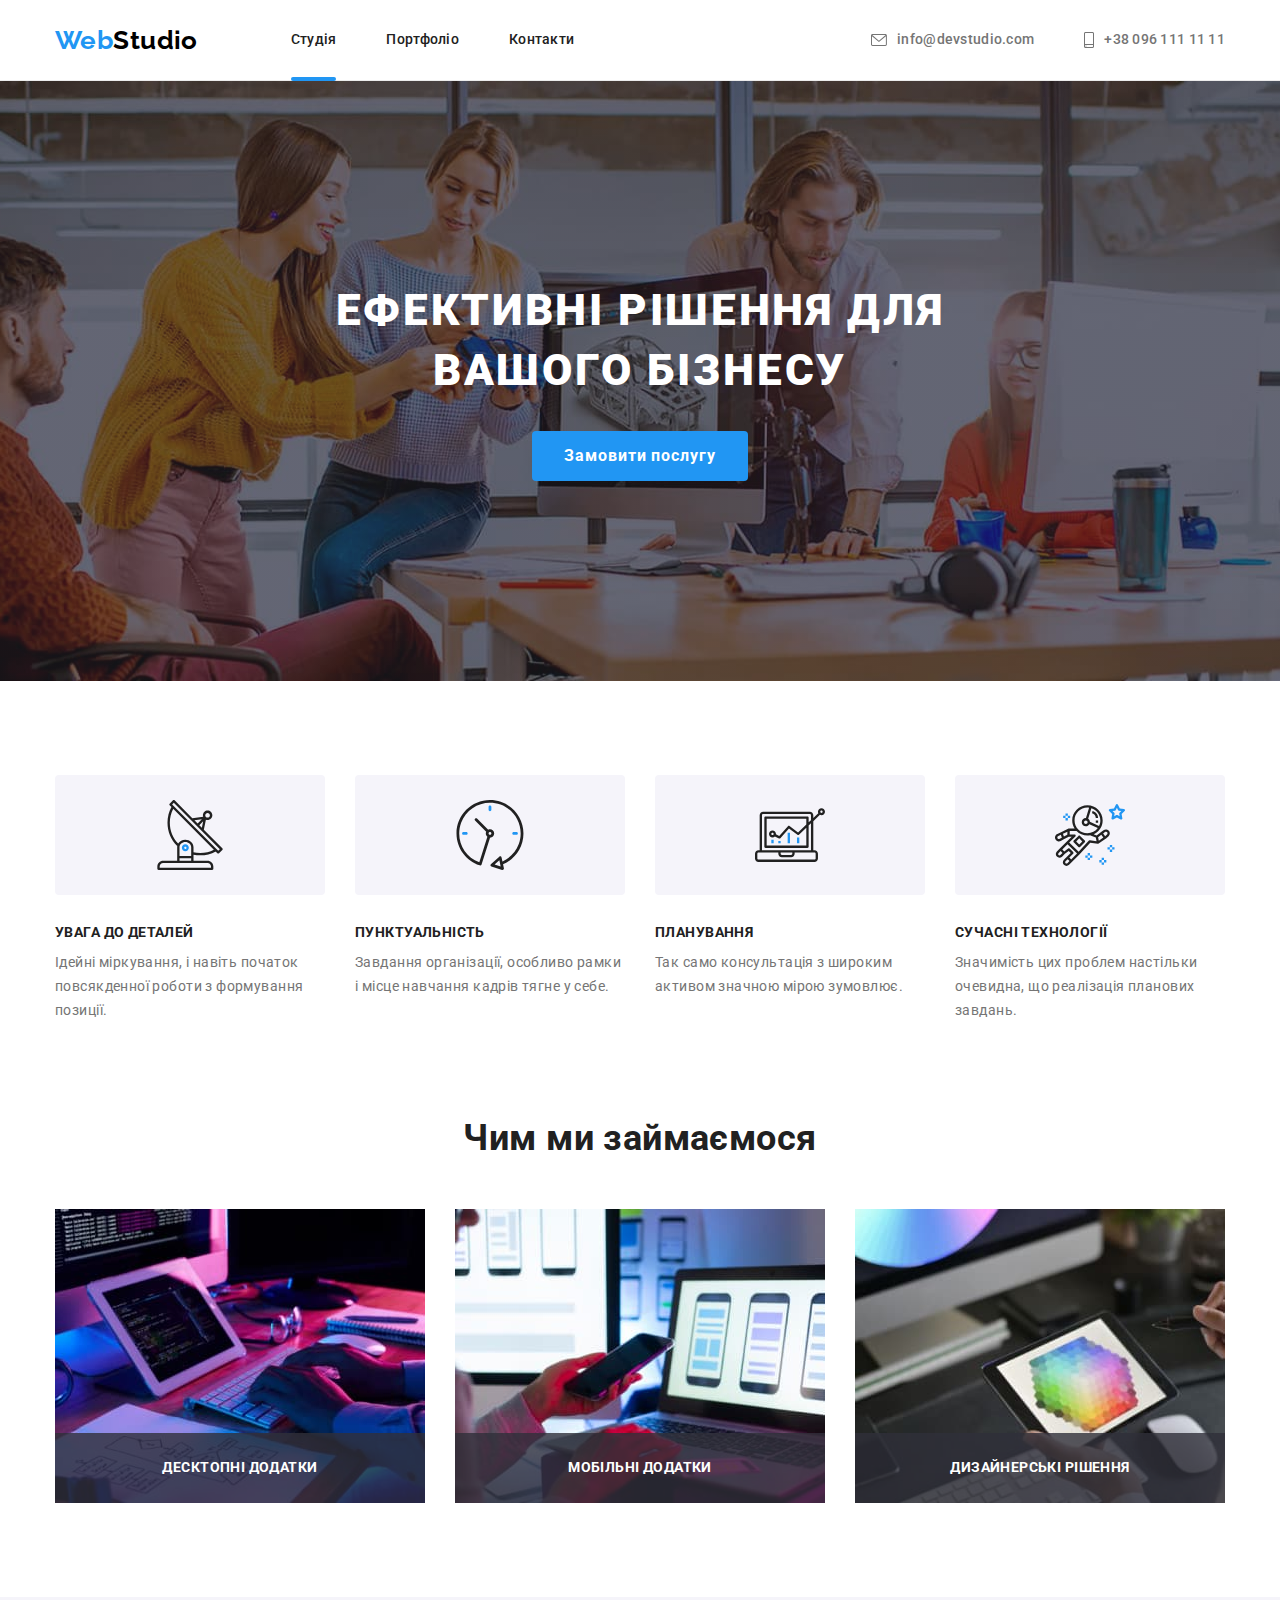
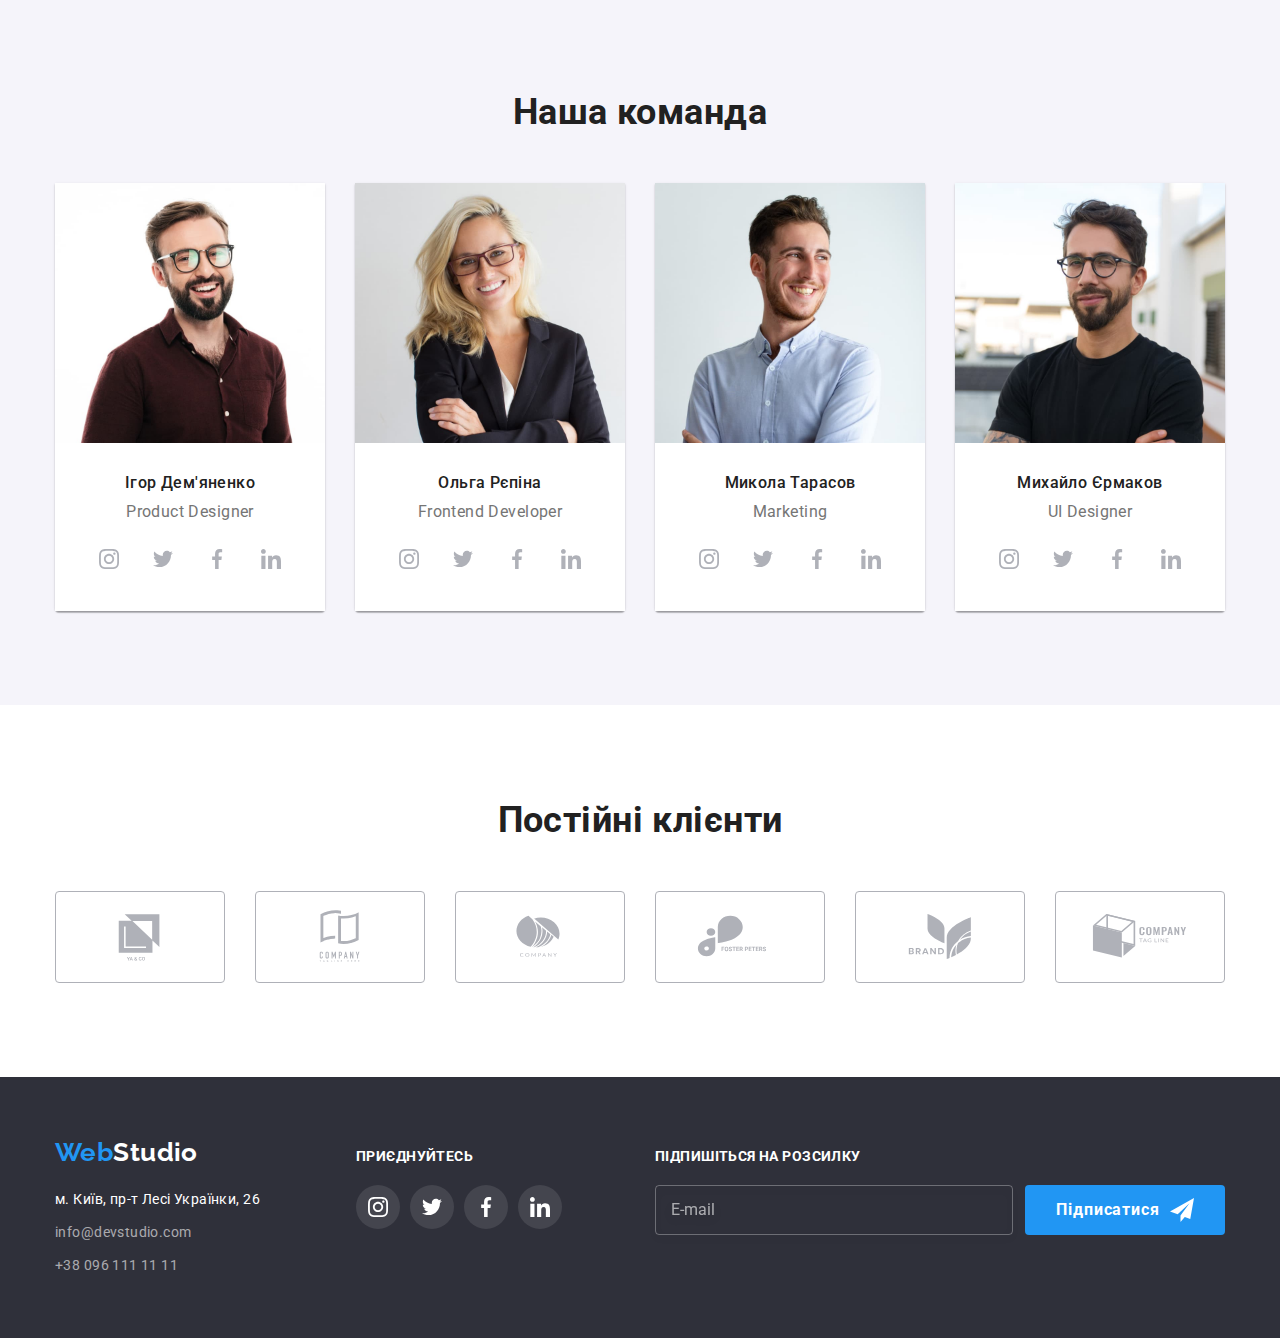
<file: index.html>
<!DOCTYPE html>
<html lang="uk">
  <head>
    <meta charset="UTF-8" />
    <meta http-equiv="X-UA-Compatible" content="IE=edge" />
    <meta name="viewport" content="width=device-width, initial-scale=1.0" />
    <title>Студія</title>
    <link
      rel="stylesheet"
      href="https://cdnjs.cloudflare.com/ajax/libs/modern-normalize/1.1.0/modern-normalize.min.css"
    />
    <link rel="preconnect" href="https://fonts.googleapis.com" />
    <link rel="preconnect" href="https://fonts.gstatic.com" crossorigin />
    <link
      href="https://fonts.googleapis.com/css2?family=Raleway:wght@700&family=Roboto:wght@400;500;700;900&display=swap"
      rel="stylesheet"
    />
    <link rel="stylesheet" href="./css/main.min.css" />
  </head>
  <body>
    <header class="header">
      <div class="header__wrap container">
        <nav class="header__nav nav">
          <a class="logo" href="./index.html" lang="en"><span>Web</span>Studio</a>
          <ul class="nav__list list">
            <li class="nav__item">
              <a class="nav__link link current" href="./index.html">Студія</a>
            </li>
            <li class="nav__item">
              <a class="nav__link link" href="./portfolio.html">Портфоліо</a>
            </li>
            <li class="nav__item">
              <a class="nav__link link" href="">Контакти</a>
            </li>
          </ul>
        </nav>

        <ul class="header__contacts contacts list">
          <li class="contacts__item">
            <a
              class="contacts__link link"
              href="mailto:info@devstudio.com"
              aria-label="mail"
              lang="en"
            >
              <svg class="contacts__icon" width="16" height="12">
                <use href="./images/icons.svg#envelope"></use>
              </svg>
              info@devstudio.com</a
            >
          </li>
          <li class="contacts__item">
            <a class="contacts__link link" href="tel:+380961111111" area-label="phone">
              <svg class="contacts__icon" width="10" height="16">
                <use href="./images/icons.svg#smartphone"></use>
              </svg>
              +38 096 111 11 11</a
            >
          </li>
        </ul>
      </div>
    </header>

    <main>
      <!-- Hero -->

      <section class="hero section">
        <div class="hero__wrap">
          <h1 class="hero__title">Ефективні рішення для вашого бізнесу</h1>
          <button class="hero__btn" type="button" data-modal-open>Замовити послугу</button>
        </div>
      </section>

      <!-- Benefits -->

      <section class="benefits section">
        <div class="container">
          <h2 class="benefits__title">Особливості</h2>
          <ul class="benefits__list list">
            <li class="benefits__item">
              <div class="benefits__icon--wrap">
                <svg class="benefits__icon" width="70" height="70">
                  <use href="./images/icons.svg#antenna"></use>
                </svg>
              </div>
              <h3 class="benefits__subtitle title">УВАГА ДО ДЕТАЛЕЙ</h3>
              <p>Ідейні міркування, і навіть початок повсякденної роботи з формування позиції.</p>
            </li>
            <li class="benefits__item">
              <div class="benefits__icon--wrap">
                <svg class="benefits__icon" width="70" height="70">
                  <use href="./images/icons.svg#clock"></use>
                </svg>
              </div>
              <h3 class="benefits__subtitle title">ПУНКТУАЛЬНІСТЬ</h3>
              <p>Завдання організації, особливо рамки і місце навчання кадрів тягне у себе.</p>
            </li>
            <li class="benefits__item">
              <div class="benefits__icon--wrap">
                <svg class="benefits__icon" width="70" height="70">
                  <use href="./images/icons.svg#diagram"></use>
                </svg>
              </div>
              <h3 class="benefits__subtitle title">ПЛАНУВАННЯ</h3>
              <p>Так само консультація з широким активом значною мірою зумовлює.</p>
            </li>
            <li class="benefits__item">
              <div class="benefits__icon--wrap">
                <svg class="benefits__icon" width="70" height="70">
                  <use href="./images/icons.svg#astronaut"></use>
                </svg>
              </div>
              <h3 class="benefits__subtitle title">СУЧАСНІ ТЕХНОЛОГІЇ</h3>
              <p>Значимість цих проблем настільки очевидна, що реалізація планових завдань.</p>
            </li>
          </ul>
        </div>
      </section>

      <!-- Examples -->

      <section class="examples section">
        <div class="container">
          <h2 class="examples__title">Чим ми займаємося</h2>
          <ul class="examples__list list">
            <li>
              <div class="examples__thumb">
                <img src="./images/layout.jpg" alt="Верстка" width="370" />
                <p class="examples__text">Десктопні додатки</p>
              </div>
            </li>
            <li>
              <div class="examples__thumb">
                <img src="./images/design.jpg" alt="Дизайн" width="370" />
                <p class="examples__text">Мобільні додатки</p>
              </div>
            </li>
            <li>
              <div class="examples__thumb">
                <img src="./images/styles.jpg" alt="Стилізація" width="370" />
                <p class="examples__text">Дизайнерські рішення</p>
              </div>
            </li>
          </ul>
        </div>
      </section>

      <!-- Team -->

      <section class="team section">
        <div class="container">
          <h2 class="team__title">Наша команда</h2>
          <ul class="team__list list">
            <li class="team__item">
              <img src="./images/igor.jpg" alt="Портрет Ігор Дем'яненко" width="270" />
              <div class="team__members--wrap">
                <h3 class="team__subtitle title">Ігор Дем'яненко</h3>
                <p class="team__text text" lang="en">Product Designer</p>
                <ul class="team__social-list social-list">
                  <li class="social-list__item">
                    <a
                      class="social-list__link"
                      href="https://www.instagram.com/"
                      target="_blank"
                      rel="noopener noreferrer"
                      area-label="instagram"
                    >
                      <svg class="social-list__icon" width="20" height="20">
                        <use href="./images/icons.svg#instagram"></use>
                      </svg>
                    </a>
                  </li>
                  <li class="social-list__item">
                    <a
                      class="social-list__link"
                      href="https://www.twitter.com/"
                      target="_blank"
                      rel="noopener noreferrer"
                      area-label="twitter"
                    >
                      <svg class="social-list__icon" width="20" height="20">
                        <use href="./images/icons.svg#twitter"></use>
                      </svg>
                    </a>
                  </li>
                  <li class="social-list__item">
                    <a
                      class="social-list__link"
                      href="https://www.facebook.com/"
                      target="_blank"
                      rel="noopener noreferrer"
                      area-label="facebook"
                    >
                      <svg class="social-list__icon" width="20" height="20">
                        <use href="./images/icons.svg#facebook"></use>
                      </svg>
                    </a>
                  </li>
                  <li class="social-list__item">
                    <a
                      class="social-list__link"
                      href="https://www.linkedin.com/"
                      target="_blank"
                      rel="noopener noreferrer"
                      area-label="linkedin"
                    >
                      <svg class="social-list__icon" width="20" height="20">
                        <use href="./images/icons.svg#linkedin"></use>
                      </svg>
                    </a>
                  </li>
                </ul>
              </div>
            </li>
            <li class="team__item">
              <img src="./images/olga.jpg" alt="Портрет Ольга Рєпіна" width="270" />
              <div class="team__members--wrap">
                <h3 class="team__subtitle title">Ольга Рєпіна</h3>
                <p class="team__text text" lang="en">Frontend Developer</p>
                <ul class="team__social-list social-list">
                  <li class="social-list__item">
                    <a
                      class="social-list__link"
                      href="https://www.instagram.com/"
                      target="_blank"
                      rel="noopener noreferrer"
                      area-label="instagram"
                    >
                      <svg class="social-list__icon" width="20" height="20">
                        <use href="./images/icons.svg#instagram"></use>
                      </svg>
                    </a>
                  </li>
                  <li class="social-list__item">
                    <a
                      class="social-list__link"
                      href="https://www.twitter.com/"
                      target="_blank"
                      rel="noopener noreferrer"
                      area-label="twitter"
                    >
                      <svg class="social-list__icon" width="20" height="20">
                        <use href="./images/icons.svg#twitter"></use>
                      </svg>
                    </a>
                  </li>
                  <li class="social-list__item">
                    <a
                      class="social-list__link"
                      href="https://www.facebook.com/"
                      target="_blank"
                      rel="noopener noreferrer"
                      area-label="facebook"
                    >
                      <svg class="social-list__icon" width="20" height="20">
                        <use href="./images/icons.svg#facebook"></use>
                      </svg>
                    </a>
                  </li>
                  <li class="social-list__item">
                    <a
                      class="social-list__link"
                      href="https://www.linkedin.com/"
                      target="_blank"
                      rel="noopener noreferrer"
                      area-label="linkedin"
                    >
                      <svg class="social-list__icon" width="20" height="20">
                        <use href="./images/icons.svg#linkedin"></use>
                      </svg>
                    </a>
                  </li>
                </ul>
              </div>
            </li>
            <li class="team__item">
              <img src="./images/mykola.jpg" alt="Портрет Микола Тарасов" width="270" />
              <div class="team__members--wrap">
                <h3 class="team__subtitle title">Микола Тарасов</h3>
                <p class="team__text text" lang="en">Marketing</p>
                <ul class="team__social-list social-list">
                  <li class="social-list__item">
                    <a
                      class="social-list__link"
                      href="https://www.instagram.com/"
                      target="_blank"
                      rel="noopener noreferrer"
                      area-label="instagram"
                    >
                      <svg class="social-list__icon" width="20" height="20">
                        <use href="./images/icons.svg#instagram"></use>
                      </svg>
                    </a>
                  </li>
                  <li class="social-list__item">
                    <a
                      class="social-list__link"
                      href="https://www.twitter.com/"
                      target="_blank"
                      rel="noopener noreferrer"
                      area-label="twitter"
                    >
                      <svg class="social-list__icon" width="20" height="20">
                        <use href="./images/icons.svg#twitter"></use>
                      </svg>
                    </a>
                  </li>
                  <li class="social-list__item">
                    <a
                      class="social-list__link"
                      href="https://www.facebook.com/"
                      target="_blank"
                      rel="noopener noreferrer"
                      area-label="facebook"
                    >
                      <svg class="social-list__icon" width="20" height="20">
                        <use href="./images/icons.svg#facebook"></use>
                      </svg>
                    </a>
                  </li>
                  <li class="social-list__item">
                    <a
                      class="social-list__link"
                      href="https://www.linkedin.com/"
                      target="_blank"
                      rel="noopener noreferrer"
                      area-label="linkedin"
                    >
                      <svg class="social-list__icon" width="20" height="20">
                        <use href="./images/icons.svg#linkedin"></use>
                      </svg>
                    </a>
                  </li>
                </ul>
              </div>
            </li>
            <li class="team__item">
              <img src="./images/mykhaylo.jpg" alt="Портрет Михайло Єрмаков" width="270" />
              <div class="team__members--wrap">
                <h3 class="team__subtitle title">Михайло Єрмаков</h3>
                <p class="team__text text" lang="en">UI Designer</p>
                <ul class="team__social-list social-list">
                  <li class="social-list__item">
                    <a
                      class="social-list__link"
                      href="https://www.instagram.com/"
                      target="_blank"
                      rel="noopener noreferrer"
                      area-label="instagram"
                    >
                      <svg class="social-list__icon" width="20" height="20">
                        <use href="./images/icons.svg#instagram"></use>
                      </svg>
                    </a>
                  </li>
                  <li class="social-list__item">
                    <a
                      class="social-list__link"
                      href="https://www.twitter.com/"
                      target="_blank"
                      rel="noopener noreferrer"
                      area-label="twitter"
                    >
                      <svg class="social-list__icon" width="20" height="20">
                        <use href="./images/icons.svg#twitter"></use>
                      </svg>
                    </a>
                  </li>
                  <li class="social-list__item">
                    <a
                      class="social-list__link"
                      href="https://www.facebook.com/"
                      target="_blank"
                      rel="noopener noreferrer"
                      area-label="facebook"
                    >
                      <svg class="social-list__icon" width="20" height="20">
                        <use href="./images/icons.svg#facebook"></use>
                      </svg>
                    </a>
                  </li>
                  <li class="social-list__item">
                    <a
                      class="social-list__link"
                      href="https://www.linkedin.com/"
                      target="_blank"
                      rel="noopener noreferrer"
                      area-label="linkedin"
                    >
                      <svg class="social-list__icon" width="20" height="20">
                        <use href="./images/icons.svg#linkedin"></use>
                      </svg>
                    </a>
                  </li>
                </ul>
              </div>
            </li>
          </ul>
        </div>
      </section>

      <!-- Clients -->

      <section class="clients section">
        <div class="container">
          <h2 class="clients__title">Постійні клієнти</h2>
          <ul class="clients__list">
            <li class="clients__item">
              <a class="clients__link" href="" area-label="client1">
                <svg class="clients__icon" width="106" height="60">
                  <use href="./images/icons.svg#logo1"></use>
                </svg>
              </a>
            </li>
            <li class="clients__item">
              <a class="clients__link" href="" area-label="client2">
                <svg class="clients__icon" width="106" height="60">
                  <use href="./images/icons.svg#logo2"></use>
                </svg>
              </a>
            </li>
            <li class="clients__item">
              <a class="clients__link" href="" area-label="client3">
                <svg class="clients__icon" width="106" height="60">
                  <use href="./images/icons.svg#logo3"></use>
                </svg>
              </a>
            </li>
            <li class="clients__item">
              <a class="clients__link" href="" area-label="client4">
                <svg class="clients__icon" width="106" height="60">
                  <use href="./images/icons.svg#logo4"></use>
                </svg>
              </a>
            </li>
            <li class="clients__item">
              <a class="clients__link" href="" area-label="client5">
                <svg class="clients__icon" width="106" height="60">
                  <use href="./images/icons.svg#logo5"></use>
                </svg>
              </a>
            </li>
            <li class="clients__item">
              <a class="clients__link" href="" area-label="client6">
                <svg class="clients__icon" width="106" height="60">
                  <use href="./images/icons.svg#logo6"></use>
                </svg>
              </a>
            </li>
          </ul>
        </div>
      </section>
    </main>

    <footer class="footer">
      <div class="container footer-wrap">
        <div class="footer-address-wrap">
          <a class="logo" href="./index.html" lang="en"><span>Web</span>Studio</a>
          <address>
            <ul class="list footer-list">
              <li class="footer-list-item">
                <a
                  class="location"
                  href="https://goo.gl/maps/Taf8EiEHnWQmHK9a6"
                  target="_blank"
                  rel="noopener noreferrer"
                  >м. Київ, пр-т Лесі Українки, 26</a
                >
              </li>
              <li class="footer-list-item">
                <a class="link" href="mailto:info@devstudio.com" lang="en">info@devstudio.com</a>
              </li>
              <li class="footer-list-item">
                <a class="link" href="tel:+380961111111">+38 096 111 11 11</a>
              </li>
            </ul>
          </address>
        </div>
        <div class="footer-social-wrap">
          <p class="footer-text">приєднуйтесь</p>
          <ul class="footer-social-list">
            <li class="footer-social-item">
              <a
                class="footer-social-link"
                href="https://www.instagram.com/"
                target="_blank"
                rel="noopener noreferrer"
                area-label="instagram"
              >
                <svg class="footer-social-icon" width="20" height="20">
                  <use href="./images/icons.svg#instagram"></use>
                </svg>
              </a>
            </li>
            <li class="footer-social-item">
              <a
                class="footer-social-link"
                href="https://www.twitter.com/"
                target="_blank"
                rel="noopener noreferrer"
                area-label="twitter"
              >
                <svg class="footer-social-icon" width="20" height="20">
                  <use href="./images/icons.svg#twitter"></use>
                </svg>
              </a>
            </li>
            <li class="footer-social-item">
              <a
                class="footer-social-link"
                href="https://www.facebook.com/"
                target="_blank"
                rel="noopener noreferrer"
                area-label="facebook"
              >
                <svg class="footer-social-icon" width="20" height="20">
                  <use href="./images/icons.svg#facebook"></use>
                </svg>
              </a>
            </li>
            <li class="footer-social-item">
              <a
                class="footer-social-link"
                href="https://www.linkedin.com/"
                target="_blank"
                rel="noopener noreferrer"
                area-label="linkedin"
              >
                <svg class="footer-social-icon" width="20" height="20">
                  <use href="./images/icons.svg#linkedin"></use>
                </svg>
              </a>
            </li>
          </ul>
        </div>
        <div class="footer-form-wrap">
          <p class="footer-text">підпишіться на розсилку</p>
          <form class="footer-form">
            <div class="footer-form-inner">
              <label class="footer-label" for="email"></label>
              <input
                class="footer-input"
                type="email"
                name="email"
                id="email"
                placeholder="E-mail"
              />
            </div>
            <button class="footer-form-btn" type="submit">
              <p class="footer-form-btn-text">Підписатися</p>
              <svg class="footer-form-icon" width="24" height="24">
                <use href="./images/icons.svg#airplane"></use>
              </svg>
            </button>
          </form>
        </div>
      </div>
    </footer>

    <!-- Modal -->

    <div class="backdrop is-hidden" data-modal>
      <div class="modal">
        <button class="modal-btn-close" type="button" data-modal-close>
          <svg class="modal-close" width="18" height="18">
            <use href="./images/icons.svg#cross"></use>
          </svg>
        </button>
        <h2 class="modal-title">Залиште свої дані, ми вам передзвонимо</h2>
        <form action="" class="modal-form">
          <div class="modal-form-group">
            <label class="modal-form-label" for="name">Ім'я</label>
            <div class="modal-input-wrap">
              <input class="modal-form-input" type="text" name="name" id="name" />
              <svg class="modal-form-icon" width="18" height="18">
                <use href="./images/icons.svg#person"></use>
              </svg>
            </div>
          </div>
          <div class="modal-form-group">
            <label class="modal-form-label" for="tel">Телефон</label>
            <div class="modal-input-wrap">
              <input class="modal-form-input" type="tel" name="tel" id="tel" />
              <svg class="modal-form-icon" width="18" height="18">
                <use href="./images/icons.svg#phone"></use>
              </svg>
            </div>
          </div>
          <div class="modal-form-group">
            <label class="modal-form-label" for="mail">Пошта</label>
            <div class="modal-input-wrap">
              <input class="modal-form-input" type="email" name="mail" id="mail" />
              <svg class="modal-form-icon" width="18" height="18">
                <use href="./images/icons.svg#email"></use>
              </svg>
            </div>
          </div>
          <div class="modal-form-group">
            <label class="modal-form-comment" for="comment">Коментар</label>
            <textarea
              class="modal-form-text"
              name="comment"
              id="comment"
              placeholder="Введіть текст"
            ></textarea>
          </div>
          <div class="modal-chekbox-wrap">
            <input class="modal-chekbox-input" type="checkbox" name="chek" id="chek" />
            <label class="modal-chekbox-label" for="chek">
              <svg class="modal-chekbox-icon" width="16" height="15">
                <use href="./images/icons.svg#chek"></use>
              </svg>
              <span>Погоджуюся з розсилкою та приймаю</span>
              <a class="modal-chekbox-link" href="">Умови договору</a>
            </label>
          </div>
          <div class="modal-form-inner">
            <button class="modal-form-btn" type="submit">Відправити</button>
          </div>
        </form>
      </div>
    </div>

    <script src="./js/modal.js"></script>
  </body>
</html>
</file>
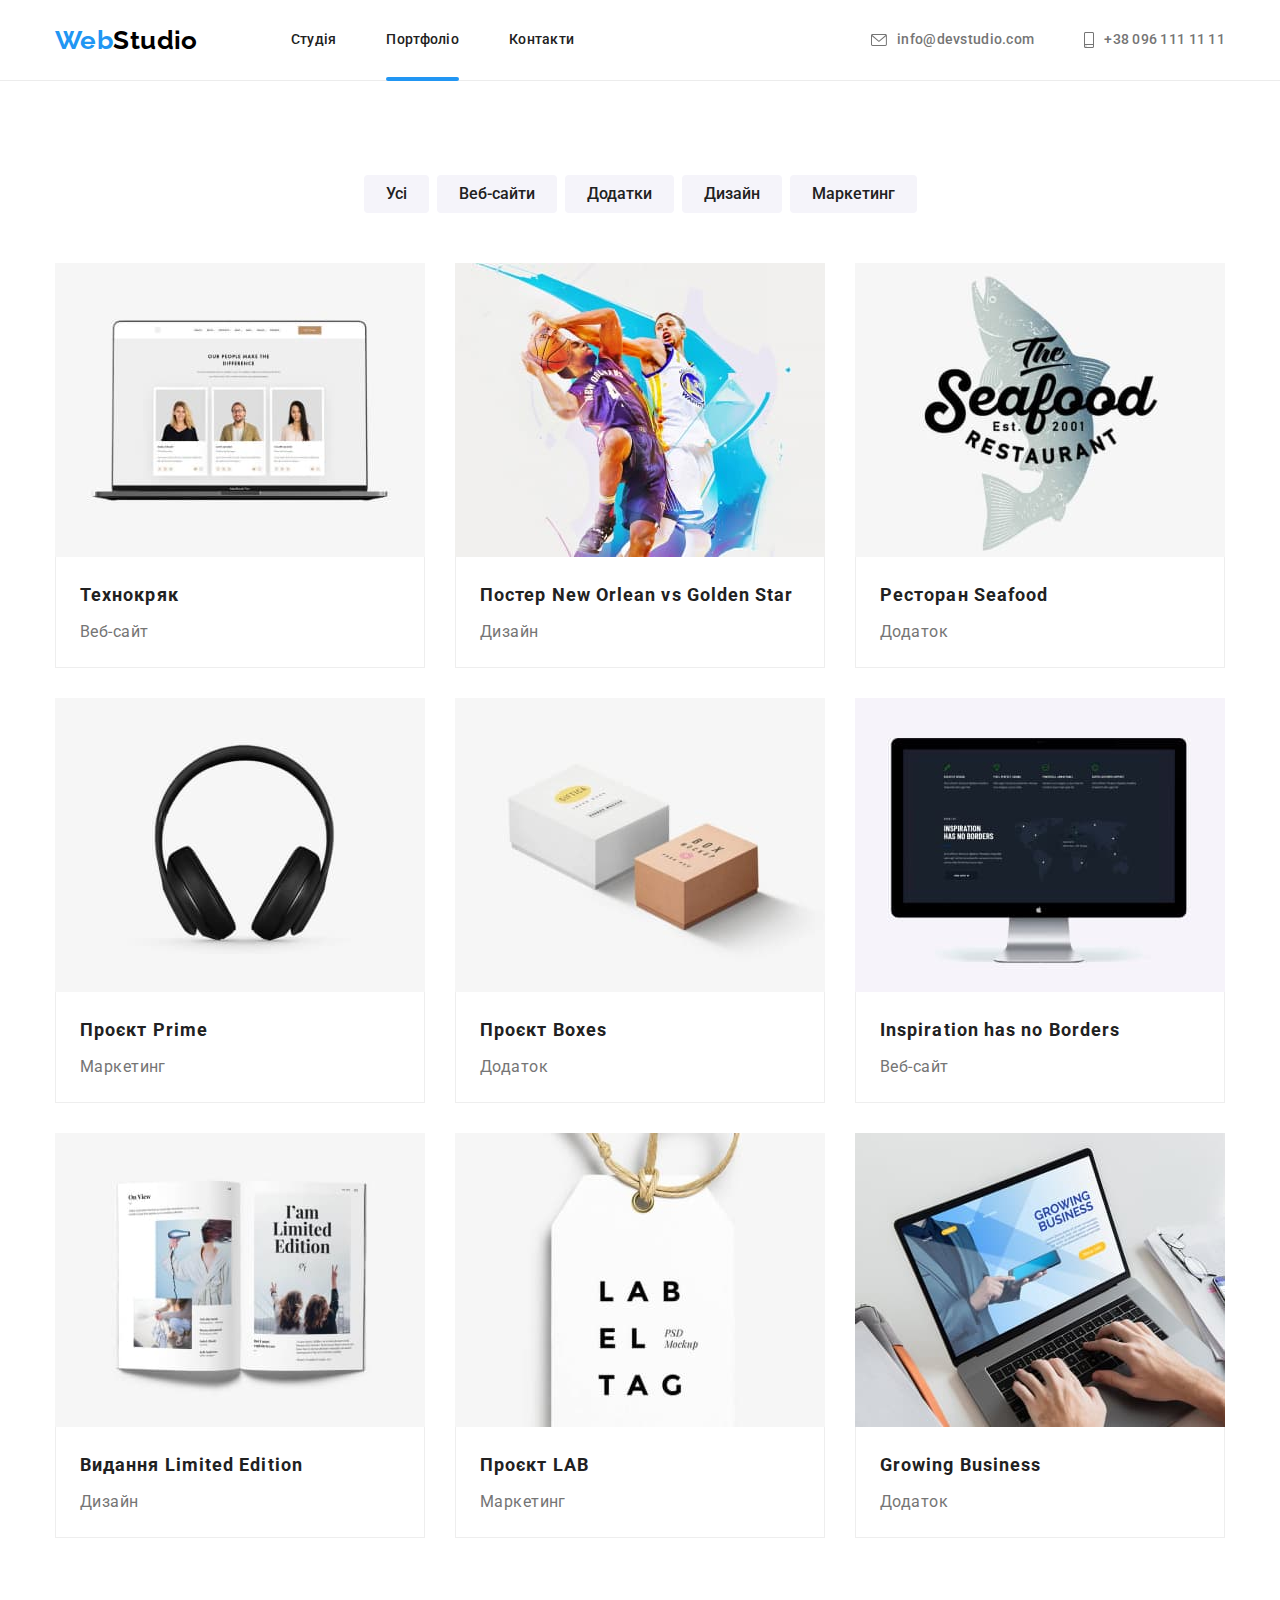
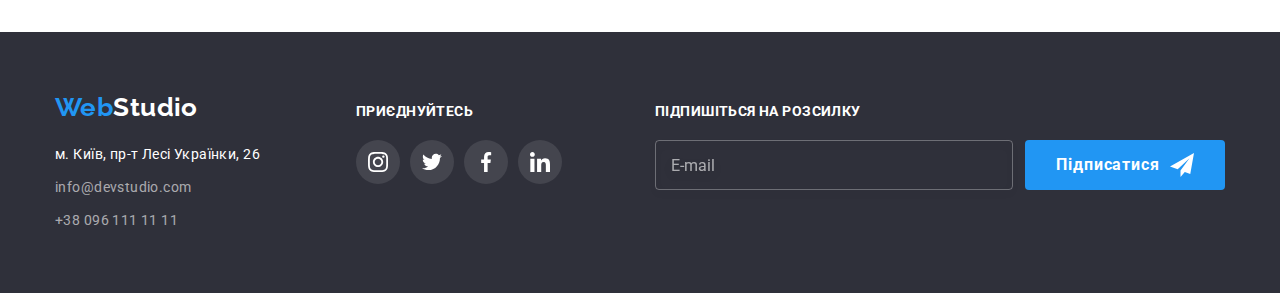
<file: portfolio.html>
<!DOCTYPE html>
<html lang="uk">
  <head>
    <meta charset="UTF-8" />
    <meta http-equiv="X-UA-Compatible" content="IE=edge" />
    <meta name="viewport" content="width=device-width, initial-scale=1.0" />
    <title>Студія</title>
    <link
      rel="stylesheet"
      href="https://cdnjs.cloudflare.com/ajax/libs/modern-normalize/1.1.0/modern-normalize.min.css"
    />
    <link rel="preconnect" href="https://fonts.googleapis.com" />
    <link rel="preconnect" href="https://fonts.gstatic.com" crossorigin />
    <link
      href="https://fonts.googleapis.com/css2?family=Raleway:wght@700&family=Roboto:wght@400;500;700;900&display=swap"
      rel="stylesheet"
    />
    <link rel="stylesheet" href="./css/main.min.css" />
  </head>
  <body>
    <header class="header">
      <div class="header__wrap container">
        <nav class="header__nav nav">
          <a class="logo" href="./index.html" lang="en"><span>Web</span>Studio</a>
          <ul class="nav__list list">
            <li class="nav__item">
              <a class="nav__link link" href="./index.html">Студія</a>
            </li>
            <li class="nav__item">
              <a class="nav__link link current" href="./portfolio.html">Портфоліо</a>
            </li>
            <li class="nav__item">
              <a class="nav__link link" href="">Контакти</a>
            </li>
          </ul>
        </nav>

        <ul class="header__contacts contacts list">
          <li class="contacts__item">
            <a
              class="contacts__link link"
              href="mailto:info@devstudio.com"
              aria-label="mail"
              lang="en"
            >
              <svg class="contacts__icon" width="16" height="12">
                <use href="./images/icons.svg#envelope"></use>
              </svg>
              info@devstudio.com</a
            >
          </li>
          <li class="contacts__item">
            <a class="contacts__link link" href="tel:+380961111111" area-label="phone">
              <svg class="contacts__icon" width="10" height="16">
                <use href="./images/icons.svg#smartphone"></use>
              </svg>
              +38 096 111 11 11</a
            >
          </li>
        </ul>
      </div>
    </header>

    <main>
      <!-- Filter -->

      <section class="section portfolio">
        <div class="container portfolio-filter-wrap">
          <h1 class="portfolio-main-title">Портфоліо</h1>
          <ul class="list filter-list">
            <li><button type="button" class="filter-btn">Усі</button></li>
            <li><button type="button" class="filter-btn">Веб-сайти</button></li>
            <li><button type="button" class="filter-btn">Додатки</button></li>
            <li><button type="button" class="filter-btn">Дизайн</button></li>
            <li><button type="button" class="filter-btn">Маркетинг</button></li>
          </ul>
        </div>

        <!-- Portfolio -->

        <div class="container portfolio-list-wrap">
          <ul class="list portfolio-list">
            <li class="portfolio-item">
              <a class="link portfolio-link" href="">
                <div class="portfolio-overlay">
                  <img src="./images/technocryack.jpg" alt="Макбук з фото команди" width="370" />
                  <p class="portfolio-overlay-text">
                    Ресурс пропонує комплексні пропозиції з різним рівнем функціоналу та сервісів.
                    Все це дозволить відвідувачу отримати вичерпні відомості про компанію чи
                    приватну особу.
                  </p>
                </div>
                <div class="portfolio-item-inner">
                  <h2 class="title portfolio-title">Технокряк</h2>
                  <p class="text">Веб-сайт</p>
                </div>
              </a>
            </li>
            <li class="portfolio-item">
              <a class="link portfolio-link" href="">
                <div class="portfolio-overlay">
                  <img src="./images/poster.jpg" alt="Баскетболісти в боротьбі" width="370" />
                  <p class="portfolio-overlay-text">
                    Ресурс пропонує комплексні пропозиції з різним рівнем функціоналу та сервісів.
                    Все це дозволить відвідувачу отримати вичерпні відомості про компанію чи
                    приватну особу.
                  </p>
                </div>
                <div class="portfolio-item-inner">
                  <h2 class="title portfolio-title">
                    Постер <span lang="en">New Orlean vs Golden Star</span>
                  </h2>
                  <p class="text">Дизайн</p>
                </div>
              </a>
            </li>
            <li class="portfolio-item">
              <a class="link portfolio-link" href="">
                <div class="portfolio-overlay">
                  <img src="./images/restaurant.jpg" alt="Логотип ресторану" width="370" />
                  <p class="portfolio-overlay-text">
                    Ресурс пропонує комплексні пропозиції з різним рівнем функціоналу та сервісів.
                    Все це дозволить відвідувачу отримати вичерпні відомості про компанію чи
                    приватну особу.
                  </p>
                </div>
                <div class="portfolio-item-inner">
                  <h2 class="title portfolio-title">Ресторан <span lang="en">Seafood</span></h2>
                  <p class="text">Додаток</p>
                </div>
              </a>
            </li>
            <li class="portfolio-item">
              <a class="link portfolio-link" href="">
                <div class="portfolio-overlay">
                  <img src="./images/project-prime.jpg" alt="Навушники" width="370" />
                  <p class="portfolio-overlay-text">
                    Ресурс пропонує комплексні пропозиції з різним рівнем функціоналу та сервісів.
                    Все це дозволить відвідувачу отримати вичерпні відомості про компанію чи
                    приватну особу.
                  </p>
                </div>
                <div class="portfolio-item-inner">
                  <h2 class="title portfolio-title">Проєкт <span lang="en">Prime</span></h2>
                  <p class="text">Маркетинг</p>
                </div>
              </a>
            </li>
            <li class="portfolio-item">
              <a class="link portfolio-link" href="">
                <div class="portfolio-overlay">
                  <img src="./images/project-boxes.jpg" alt="Дві картонні коробки" width="370" />
                  <p class="portfolio-overlay-text">
                    Ресурс пропонує комплексні пропозиції з різним рівнем функціоналу та сервісів.
                    Все це дозволить відвідувачу отримати вичерпні відомості про компанію чи
                    приватну особу.
                  </p>
                </div>
                <div class="portfolio-item-inner">
                  <h2 class="title portfolio-title">Проєкт <span lang="en">Boxes</span></h2>
                  <p class="text">Додаток</p>
                </div>
              </a>
            </li>
            <li class="portfolio-item">
              <a class="link portfolio-link" href="">
                <div class="portfolio-overlay">
                  <img src="./images/inspiration.jpg" alt="iMac" width="370" />
                  <p class="portfolio-overlay-text">
                    Ресурс пропонує комплексні пропозиції з різним рівнем функціоналу та сервісів.
                    Все це дозволить відвідувачу отримати вичерпні відомості про компанію чи
                    приватну особу.
                  </p>
                </div>
                <div class="portfolio-item-inner">
                  <h2 class="title portfolio-title" lang="en">Inspiration has no Borders</h2>
                  <p class="text">Веб-сайт</p>
                </div>
              </a>
            </li>
            <li class="portfolio-item">
              <a class="link portfolio-link" href="">
                <div class="portfolio-overlay">
                  <img src="./images/edition.jpg" alt="Журнал" width="370" />
                  <p class="portfolio-overlay-text">
                    Ресурс пропонує комплексні пропозиції з різним рівнем функціоналу та сервісів.
                    Все це дозволить відвідувачу отримати вичерпні відомості про компанію чи
                    приватну особу.
                  </p>
                </div>
                <div class="portfolio-item-inner">
                  <h2 class="title portfolio-title">
                    Видання <span lang="en">Limited Edition</span>
                  </h2>
                  <p class="text">Дизайн</p>
                </div>
              </a>
            </li>
            <li class="portfolio-item">
              <a class="link portfolio-link" href="">
                <div class="portfolio-overlay">
                  <img src="./images/project-lab.jpg" alt="Етикетка" width="370" />
                  <p class="portfolio-overlay-text">
                    Ресурс пропонує комплексні пропозиції з різним рівнем функціоналу та сервісів.
                    Все це дозволить відвідувачу отримати вичерпні відомості про компанію чи
                    приватну особу.
                  </p>
                </div>
                <div class="portfolio-item-inner">
                  <h2 class="title portfolio-title">Проєкт <span lang="en">LAB</span></h2>
                  <p class="text">Маркетинг</p>
                </div>
              </a>
            </li>
            <li class="portfolio-item">
              <a class="link portfolio-link" href="">
                <div class="portfolio-overlay">
                  <img src="./images/growing-business.jpg" alt="Ноутбук" width="370" />
                  <p class="portfolio-overlay-text">
                    Ресурс пропонує комплексні пропозиції з різним рівнем функціоналу та сервісів.
                    Все це дозволить відвідувачу отримати вичерпні відомості про компанію чи
                    приватну особу.
                  </p>
                </div>
                <div class="portfolio-item-inner">
                  <h2 class="title portfolio-title" lang="en">Growing Business</h2>
                  <p class="text">Додаток</p>
                </div>
              </a>
            </li>
          </ul>
        </div>
      </section>
    </main>

    <footer class="footer">
      <div class="container footer-wrap">
        <div class="footer-address-wrap">
          <a class="logo" href="./index.html" lang="en"><span>Web</span>Studio</a>
          <address>
            <ul class="list footer-list">
              <li class="footer-list-item">
                <a
                  class="location"
                  href="https://goo.gl/maps/Taf8EiEHnWQmHK9a6"
                  target="_blank"
                  rel="noopener noreferrer"
                  >м. Київ, пр-т Лесі Українки, 26</a
                >
              </li>
              <li class="footer-list-item">
                <a class="link" href="mailto:info@devstudio.com" lang="en">info@devstudio.com</a>
              </li>
              <li class="footer-list-item">
                <a class="link" href="tel:+380961111111">+38 096 111 11 11</a>
              </li>
            </ul>
          </address>
        </div>
        <div class="footer-social-wrap">
          <p class="footer-text">приєднуйтесь</p>
          <ul class="footer-social-list">
            <li class="footer-social-item">
              <a
                class="footer-social-link"
                href="https://www.instagram.com/"
                target="_blank"
                rel="noopener noreferrer"
                area-label="instagram"
              >
                <svg class="footer-social-icon" width="20" height="20">
                  <use href="./images/icons.svg#instagram"></use>
                </svg>
              </a>
            </li>
            <li class="footer-social-item">
              <a
                class="footer-social-link"
                href="https://www.twitter.com/"
                target="_blank"
                rel="noopener noreferrer"
                area-label="twitter"
              >
                <svg class="footer-social-icon" width="20" height="20">
                  <use href="./images/icons.svg#twitter"></use>
                </svg>
              </a>
            </li>
            <li class="footer-social-item">
              <a
                class="footer-social-link"
                href="https://www.facebook.com/"
                target="_blank"
                rel="noopener noreferrer"
                area-label="facebook"
              >
                <svg class="footer-social-icon" width="20" height="20">
                  <use href="./images/icons.svg#facebook"></use>
                </svg>
              </a>
            </li>
            <li class="footer-social-item">
              <a
                class="footer-social-link"
                href="https://www.linkedin.com/"
                target="_blank"
                rel="noopener noreferrer"
                area-label="linkedin"
              >
                <svg class="footer-social-icon" width="20" height="20">
                  <use href="./images/icons.svg#linkedin"></use>
                </svg>
              </a>
            </li>
          </ul>
        </div>
        <div class="footer-form-wrap">
          <p class="footer-text">підпишіться на розсилку</p>
          <form class="footer-form">
            <div class="footer-form-inner">
              <label class="footer-label" for="email"></label>
              <input
                class="footer-input"
                type="email"
                name="email"
                id="email"
                placeholder="E-mail"
              />
            </div>
            <button class="footer-form-btn" type="submit">
              <p class="footer-form-btn-text">Підписатися</p>
              <svg class="footer-form-icon" width="24" height="24">
                <use href="./images/icons.svg#airplane"></use>
              </svg>
            </button>
          </form>
        </div>
      </div>
    </footer>
  </body>
</html>
</file>
<file: css/main.min.css>
:root{--primary-text-color: #757575;--title-text-color: #212121;--accent-color: #2196f3;--primary-white-color: #ffffff;--secondaru-bg-color: #f5f4fa;--social-link-color: #afb1b8;--cubic: cubic-bezier(0.4, 0, 0.2, 1)}ul{list-style:none;padding:0;margin:0}a{text-decoration:none;color:inherit}h1,h2,h3,h4,h5,h6{margin:0}p{margin:0}address{font-style:normal}button{font-family:inherit;padding:0;margin:0}img{display:block;max-width:100%;height:auto}body{font-family:Roboto,sans-serif;letter-spacing:.03em;font-size:14px;line-height:1.71;background-color:var(--primary-white-color);color:var(--primary-text-color)}.container{margin-left:auto;margin-right:auto;width:1200px;padding-left:15px;padding-right:15px}.section{padding-top:94px;padding-bottom:94px}.logo{margin-right:93px;font-family:Raleway,sans-serif;font-weight:700;font-size:26px;line-height:1.19;color:#000}.logo>span{color:#2196f3}.footer .logo{display:inline-block;margin-bottom:20px;color:var(--primary-white-color)}.header{border-bottom:1px solid #ececec}.header__wrap{display:flex;align-items:center}.header__nav{display:flex;align-items:center}.nav__list{display:flex;font-weight:500;font-size:14px;line-height:1.14;letter-spacing:.02em;color:var(--title-text-color)}.nav__item:not(:last-child){margin-right:50px}.nav__link{display:block;padding-top:32px;padding-bottom:32px;position:relative;color:var(--title-text-color);transition:color 250ms var(--cubic)}.nav__link:hover,.nav__link:focus{color:var(--accent-color)}.nav__link .current{color:var(--accent-color)}.current::after{display:block;content:"";position:absolute;left:0;bottom:-1px;width:100%;height:4px;border-radius:2px;background-color:var(--accent-color)}.header__contacts{display:flex;margin-left:auto}.contacts__item:not(:last-child){margin-right:50px}.contacts__link{display:flex;align-items:center;padding-top:32px;padding-bottom:32px;font-weight:500;font-size:14px;line-height:1.14;letter-spacing:.02em;color:var(--primary-text-color);transition:color 250ms var(--cubic)}.contacts__link:hover,.contacts__link:focus{color:var(--accent-color)}.contacts__icon{fill:currentColor;margin-right:10px}.hero{margin:0 auto;padding-top:200px;padding-bottom:200px;max-width:1600px;background-image:linear-gradient(rgba(47, 48, 58, 0.4), rgba(47, 48, 58, 0.4)),url("../images/herobg.jpg");background-repeat:no-repeat;background-size:cover;background-position:center}.hero__title{margin-left:auto;margin-right:auto;margin-bottom:30px;width:696px;font-weight:900;font-size:44px;line-height:1.36;text-align:center;letter-spacing:.06em;text-transform:uppercase;color:var(--primary-white-color)}.hero__btn{display:flex;align-items:center;text-align:center;margin:auto;padding-top:10px;padding-bottom:10px;padding-right:32px;padding-left:32px;font-weight:700;font-size:16px;line-height:1.88;letter-spacing:.06em;background-color:var(--accent-color);color:var(--primary-white-color);border-radius:4px;border:none;cursor:pointer}.benefits__title{display:none}.benefits__list{display:flex;gap:30px}.benefits__item{width:270px}.benefits__icon--wrap{display:flex;justify-content:center;align-items:center;height:120px;margin-bottom:30px;background-color:var(--secondaru-bg-color);border-radius:4px}.benefits__subtitle{margin-bottom:10px;font-weight:700;font-size:14px;line-height:1.14;color:var(--title-text-color)}.examples{padding-top:0}.examples__title{margin-bottom:50px;font-weight:700;font-size:36px;line-height:1.17;text-align:center;color:var(--title-text-color)}.examples__list{display:flex;gap:30px}.examples__thumb{position:relative;overflow:hidden}.examples__text{padding-top:27px;padding-bottom:27px;width:100%;position:absolute;bottom:0;left:0;margin:0;background-color:rgba(47,48,58,.8);font-weight:700;line-height:1.14;text-align:center;text-transform:uppercase;color:var(--primary-white-color)}.team{padding-top:94px;padding-bottom:94px;background-color:#f5f4fa}.team__title{margin-bottom:50px;font-weight:700;font-size:36px;line-height:1.17;text-align:center;color:var(--title-text-color)}.team__list{display:flex;gap:30px}.team__item{box-shadow:0px 1px 3px rgba(0,0,0,.12),0px 1px 1px rgba(0,0,0,.14),0px 2px 1px rgba(0,0,0,.2);border-radius:0px 0px 4px 4px}.team__members--wrap{padding-top:30px;padding-bottom:30px;text-align:center;background-color:#fff}.team__subtitle{margin-bottom:10px;font-weight:500;font-size:16px;line-height:1.19;color:var(--title-text-color)}.team__text{margin-bottom:16px;font-size:16px;line-height:1.19}.team__social-list{display:flex;justify-content:center;align-items:center;gap:10px}.social-list__item{display:flex;justify-content:center;align-items:center}.social-list__link{display:flex;justify-content:center;align-items:center;width:44px;height:44px;color:var(--social-link-color);border-radius:50%;transition:color 250ms var(--cubic),background-color 250ms var(--cubic)}.social-list__link:hover,.social-list__link:focus{color:var(--primary-white-color);background-color:var(--accent-color)}.social-list__icon{fill:currentColor;transition:fill 250ms var(--cubic)}.clients__title{margin-bottom:50px;font-weight:700;font-size:36px;line-height:1.17;text-align:center;color:var(--title-text-color)}.clients__list{display:flex;gap:30px}.clients__link{display:flex;justify-content:center;align-items:center;width:170px;height:92px;color:var(--social-link-color);border:1px solid var(--social-link-color);border-radius:4px;transition:color 250ms var(--cubic),border 250ms var(--cubic)}.clients__link:hover,.clients__link:focus{color:var(--accent-color);border:1px solid var(--accent-color)}.clients__icon{fill:currentColor}.footer{padding-top:60px;padding-bottom:60px;background-color:#2f303a}.footer-wrap{display:flex;align-items:baseline}.footer-address-wrap{width:231px;margin-right:70px}.footer-list-item:not(:last-child){margin-bottom:9px}.location{color:var(--primary-white-color);transition:color 250ms var(--cubic)}.location:hover,.location:focus{color:var(--accent-color)}.footer .link{color:rgba(255,255,255,.6);transition:color 250ms var(--cubic)}.footer .link:hover,.footer .link:focus{color:var(--accent-color)}.footer-text{margin-bottom:20px;font-weight:700;line-height:1.14;text-transform:uppercase;color:var(--primary-white-color)}.footer-social-list{display:flex;justify-content:flex-start;align-items:center;gap:10px}.footer-social-wrap{margin-right:93px}.footer-social-item{display:flex;justify-content:center;align-items:center}.footer-social-link{display:flex;justify-content:center;align-items:center;width:44px;height:44px;color:var(--primary-white-color);background:rgba(255,255,255,.1);border-radius:50%;transition:color 250ms var(--cubic),background-color 250ms var(--cubic)}.footer-social-link:hover,.footer-social-link:focus{color:var(--primary-white-color);background-color:var(--accent-color)}.footer-social-icon{fill:currentColor;transition:fill 250ms var(--cubic)}.footer-form{display:flex;align-items:center}.footer-input{padding-top:15px;padding-right:15px;padding-bottom:15px;padding-left:15px;margin-right:12px;width:358px;height:50px;background:inherit;font-size:16px;line-height:1.25px;color:rgba(255,255,255,.6);border:1px solid rgba(255,255,255,.3);filter:drop-shadow(0px 4px 4px rgba(0, 0, 0, 0.15));border-radius:4px;transition:border-color 250ms var(--cubic);outline:rgba(0,0,0,0)}.footer-input:hover,.footer-input:focus{border-color:var(--accent-color)}.footer-input::-moz-placeholder{font-size:16px;line-height:1.25px;color:rgba(255,255,255,.6)}.footer-input:-ms-input-placeholder{font-size:16px;line-height:1.25px;color:rgba(255,255,255,.6)}.footer-input::placeholder{font-size:16px;line-height:1.25px;color:rgba(255,255,255,.6)}.footer-form-btn{display:flex;justify-content:center;align-items:center;width:200px;height:50px;padding-top:10px;padding-bottom:10px;padding-right:28px;padding-left:28px;background:#2196f3;border:none;border-radius:4px;font-weight:700;font-size:16px;line-height:1.88;letter-spacing:.06em;color:var(--primary-white-color);cursor:pointer;transition:box-shadow 250ms var(--cubic)}.footer-form-btn:hover,.footer-form-btn:focus{box-shadow:0px 4px 4px rgba(0,0,0,.15)}.footer-form-btn-text{margin-right:10px}.portfolio-main-title{display:none}.portfolio-filter-wrap{margin-bottom:50px;text-align:center}.filter-list{display:flex;justify-content:center;gap:8px}.filter-btn{margin:auto;padding-top:6px;padding-bottom:6px;padding-right:22px;padding-left:22px;font-weight:500;font-size:16px;line-height:1.62;text-align:center;color:var(--title-text-color);background-color:#f5f4fa;border:none;border-radius:4px;cursor:pointer;transition:color 250ms var(--cubic),background-color 250ms var(--cubic),box-shadow 250ms var(--cubic)}.filter-btn:hover,.filter-btn:focus{background-color:var(--accent-color);color:var(--primary-white-color);box-shadow:0px 3px 1px rgba(0,0,0,.1),0px 1px 2px rgba(0,0,0,.08),0px 2px 2px rgba(0,0,0,.12)}.portfolio-list{display:flex;flex-wrap:wrap;gap:30px}.portfolio-link{transition:box-shadow 250ms var(--cubic)}.portfolio-link:hover{display:block;box-shadow:0px 1px 1px rgba(0,0,0,.12),0px 4px 4px rgba(0,0,0,.06),1px 4px 6px rgba(0,0,0,.16)}.portfolio-overlay{position:relative;width:370px;height:294px;overflow:hidden}.portfolio-link:hover .portfolio-overlay-text,.portfolio-link:focus .portfolio-overlay-text{transform:translateY(0);transition:transform 250ms var(--cubic)}.portfolio-overlay-text{position:absolute;top:0;left:0;width:100%;height:100%;padding-left:24px;padding-right:24px;padding-top:63px;padding-bottom:63px;font-size:18px;line-height:1.56;color:var(--primary-white-color);background:rgba(33,150,243,.9);transform:translateY(100%);transition:transform 250ms ease}.portfolio-item-inner{padding-top:20px;padding-bottom:20px;padding-right:24px;padding-left:24px;background:#fff;border:1px solid #eee;border-top:none}.portfolio-title{margin-bottom:4px}.portfolio .title{font-weight:700;font-size:18px;line-height:2;letter-spacing:.06em;color:var(--title-text-color)}.portfolio .text{font-size:16px;line-height:1.88;color:var(--primary-text-color)}.backdrop{position:fixed;top:0;left:0;bottom:0;right:0;background-color:rgba(0,0,0,.2);opacity:1;visibility:visible;transition:opacity 250ms var(--cubic),visibility 250ms var(--cubic)}.backdrop.is-hidden{opacity:0;pointer-events:none;visibility:hidden}.modal{padding-top:40px;padding-right:40px;padding-bottom:40px;padding-left:40px;position:absolute;top:50%;left:50%;transform:translate(-50%, -50%) scale(1);width:528px;height:581px;background-color:var(--primary-white-color);box-shadow:0px 1px 3px rgba(0,0,0,.12),0px 1px 1px rgba(0,0,0,.14),0px 2px 1px rgba(0,0,0,.2);border-radius:4px;transition:transform 250ms var(--cubic)}.backdrop.is-hidden .modal{transform:translate(-50%, -50%) scale(0.5)}.modal-btn-close{display:flex;align-items:center;justify-content:center;position:absolute;top:8px;right:8px;width:30px;height:30px;border-radius:50%;background:#fff;border:1px solid rgba(0,0,0,.1);cursor:pointer}.modal-close{fill:#000;transition:fill 250ms var(--cubic)}.modal-close:hover,.modal-close:focus{fill:var(--accent-color)}.modal-title{margin-bottom:12px;font-weight:700;font-size:20px;line-height:1.15;text-align:center;color:#212121}.modal-form-group{display:flex;flex-direction:column;margin-bottom:10px}.modal-form-label{margin-bottom:4px;font-size:12px;line-height:1.17;letter-spacing:.01em;color:var(--primary-text-color)}.modal-form-input{padding-top:14px;padding-bottom:14px;padding-right:14px;padding-left:42px;width:100%;height:40px;border:1px solid rgba(33,33,33,.2);border-radius:4px;outline:rgba(0,0,0,0);transition:border 250ms var(--cubic)}.modal-form-input:hover,.modal-form-input:focus{border:1px solid var(--accent-color)}.modal-input-wrap{position:relative}.modal-form-icon{position:absolute;top:50%;left:15px;transform:translateY(-50%);transition:fill 250ms var(--cubic);pointer-events:none}.modal-form-input:hover+.modal-form-icon,.modal-form-input:focus+.modal-form-icon{fill:var(--accent-color)}.modal-form-comment{margin-bottom:4px;font-size:12px;line-height:1.17;letter-spacing:.01em;color:var(--primary-text-color)}.modal-form-text{resize:none;margin-bottom:10px;height:120px;padding-top:12px;padding-bottom:12px;padding-right:16px;padding-left:16px;border:1px solid rgba(33,33,33,.2);border-radius:4px;outline:rgba(0,0,0,0);transition:border 250ms var(--cubic)}.modal-form-text:hover,.modal-form-text:focus{border:1px solid var(--accent-color)}.modal-form-text::-moz-placeholder{font-size:12px;line-height:1.17;letter-spacing:.01em;color:rgba(117,117,117,.5)}.modal-form-text:-ms-input-placeholder{font-size:12px;line-height:1.17;letter-spacing:.01em;color:rgba(117,117,117,.5)}.modal-form-text::placeholder{font-size:12px;line-height:1.17;letter-spacing:.01em;color:rgba(117,117,117,.5)}.modal-form-inner{display:flex;justify-content:center}.modal-chekbox-wrap{position:relative;margin-bottom:30px;text-align:center}.modal-chekbox-input{position:absolute;width:1px;height:1px;margin:-1px;bottom:0;padding:0;clip:rect(0 0 0 0);overflow:hidden}.modal-chekbox-icon{margin-right:8px;border:2px solid var(--title-text-color);fill:rgba(0,0,0,0)}.modal-chekbox-input:checked+.modal-chekbox-label>.modal-chekbox-icon{background-color:var(--accent-color);border:none;fill:var(--primary-white-color)}.modal-chekbox-label{display:flex;justify-content:center;align-items:center;line-height:1.71;color:var(--primary-text-color)}.modal-chekbox-link{margin-left:5px;line-height:1.71;color:var(--accent-color);text-decoration:underline}.modal-form-btn{display:flex;align-items:center;text-align:center;padding-top:10px;padding-bottom:10px;padding-right:52px;padding-left:52px;font-weight:700;font-size:16px;line-height:1.88;letter-spacing:.06em;color:var(--primary-white-color);background:#2196f3;box-shadow:0px 4px 4px rgba(0,0,0,.15);border:none;border-radius:4px;cursor:pointer;transition:background-color 250ms var(--cubic)}.modal-form-btn:hover,.modal-form-btn:focus{background-color:#188ce8}/*# sourceMappingURL=main.min.css.map */
</file>
